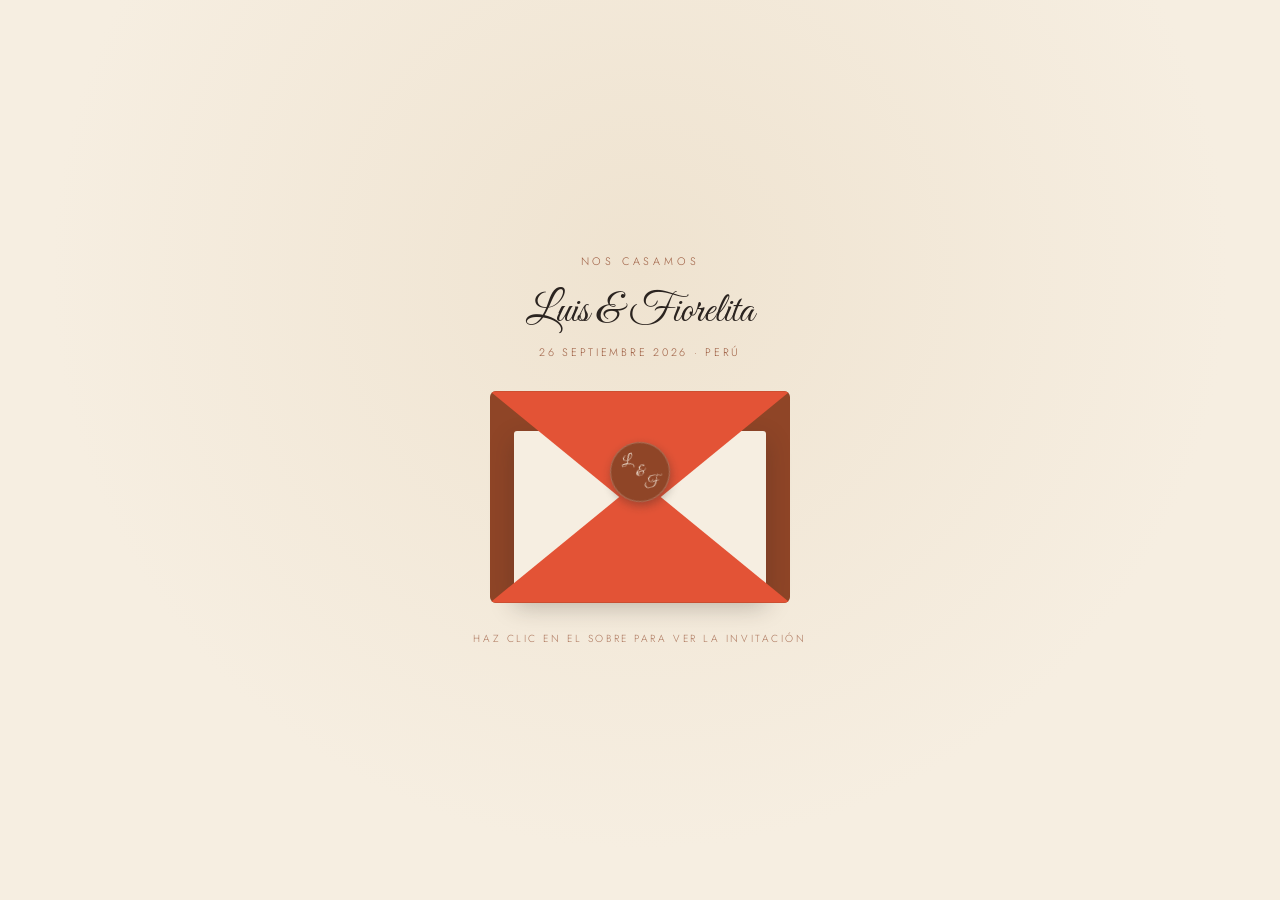
<file: index.html>
<!DOCTYPE html>
<html lang="es">
<head>
<meta charset="UTF-8">
<meta name="viewport" content="width=device-width, initial-scale=1.0">
<title>Luis & Fiorelita — 26.09.2026</title>
<link rel="preconnect" href="https://fonts.googleapis.com">
<link href="https://fonts.googleapis.com/css2?family=Alex+Brush&family=Allura&family=Cormorant+Garamond:ital@1&family=Great+Vibes&family=Italiana&family=Parisienne&family=Pinyon+Script&family=Playfair+Display:ital@1&family=Tangerine:wght@700&family=Jost:wght@400;500&display=swap" rel="stylesheet">
<link rel="stylesheet" href="css/style.css">
</head>
<body>

  <!-- SOBRE DE APERTURA (pantalla inicial) -->
<section class="intro-screen" id="introScreen">
  <span class="intro-eyebrow">Nos casamos</span>
  <span class="intro-names">Luis &amp; Fiorelita</span>
  <span class="intro-datelabel">26 Septiembre 2026 · Perú</span>

  <div class="envelope-scene" id="envelopeScene" onclick="openEnvelope()">
    <div class="envelope">
      <div class="env-back"></div>
      <div class="letter">
        <span class="letter-ornament" aria-hidden="true"><i class="orn-line"></i><b class="orn-symbol">&#10022;</b><i class="orn-line"></i></span>
        <span class="names">Luis &amp; Fiorelita</span>
        <span class="ldate">26 · 09 · 2026</span>
      </div>
      <div class="env-front"></div>
      <div class="env-flap"></div>
      <div class="seal"><span>L</span><span>&amp;</span><span>F</span></div>
    </div>
  </div>

  <div class="intro-guest" id="introGuest">
    <span class="guest-name" id="guestName"></span>
    <span class="guest-seats" id="guestSeats"></span>
  </div>

  <span class="intro-hint">Haz clic en el sobre para ver la invitación</span>
</section>

<script src="js/script.js"></script>
</body>
</html>
</file>
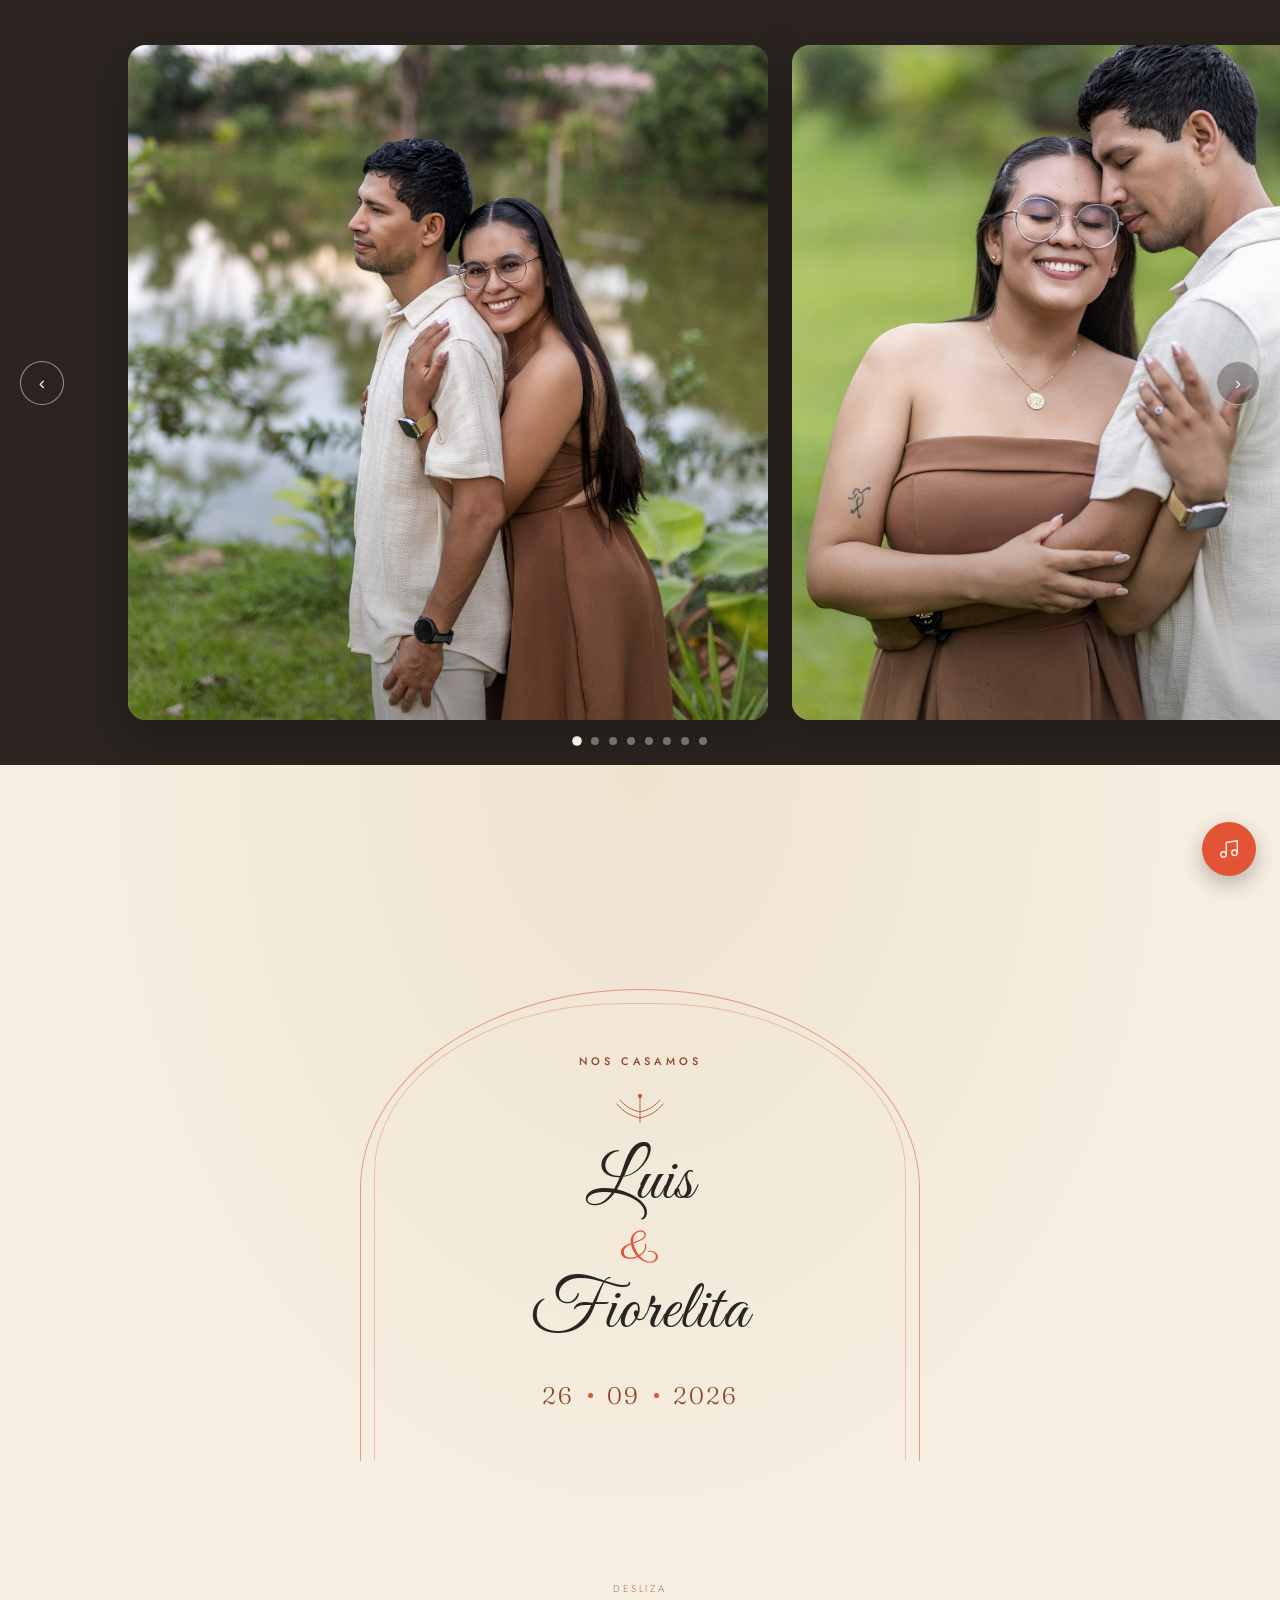
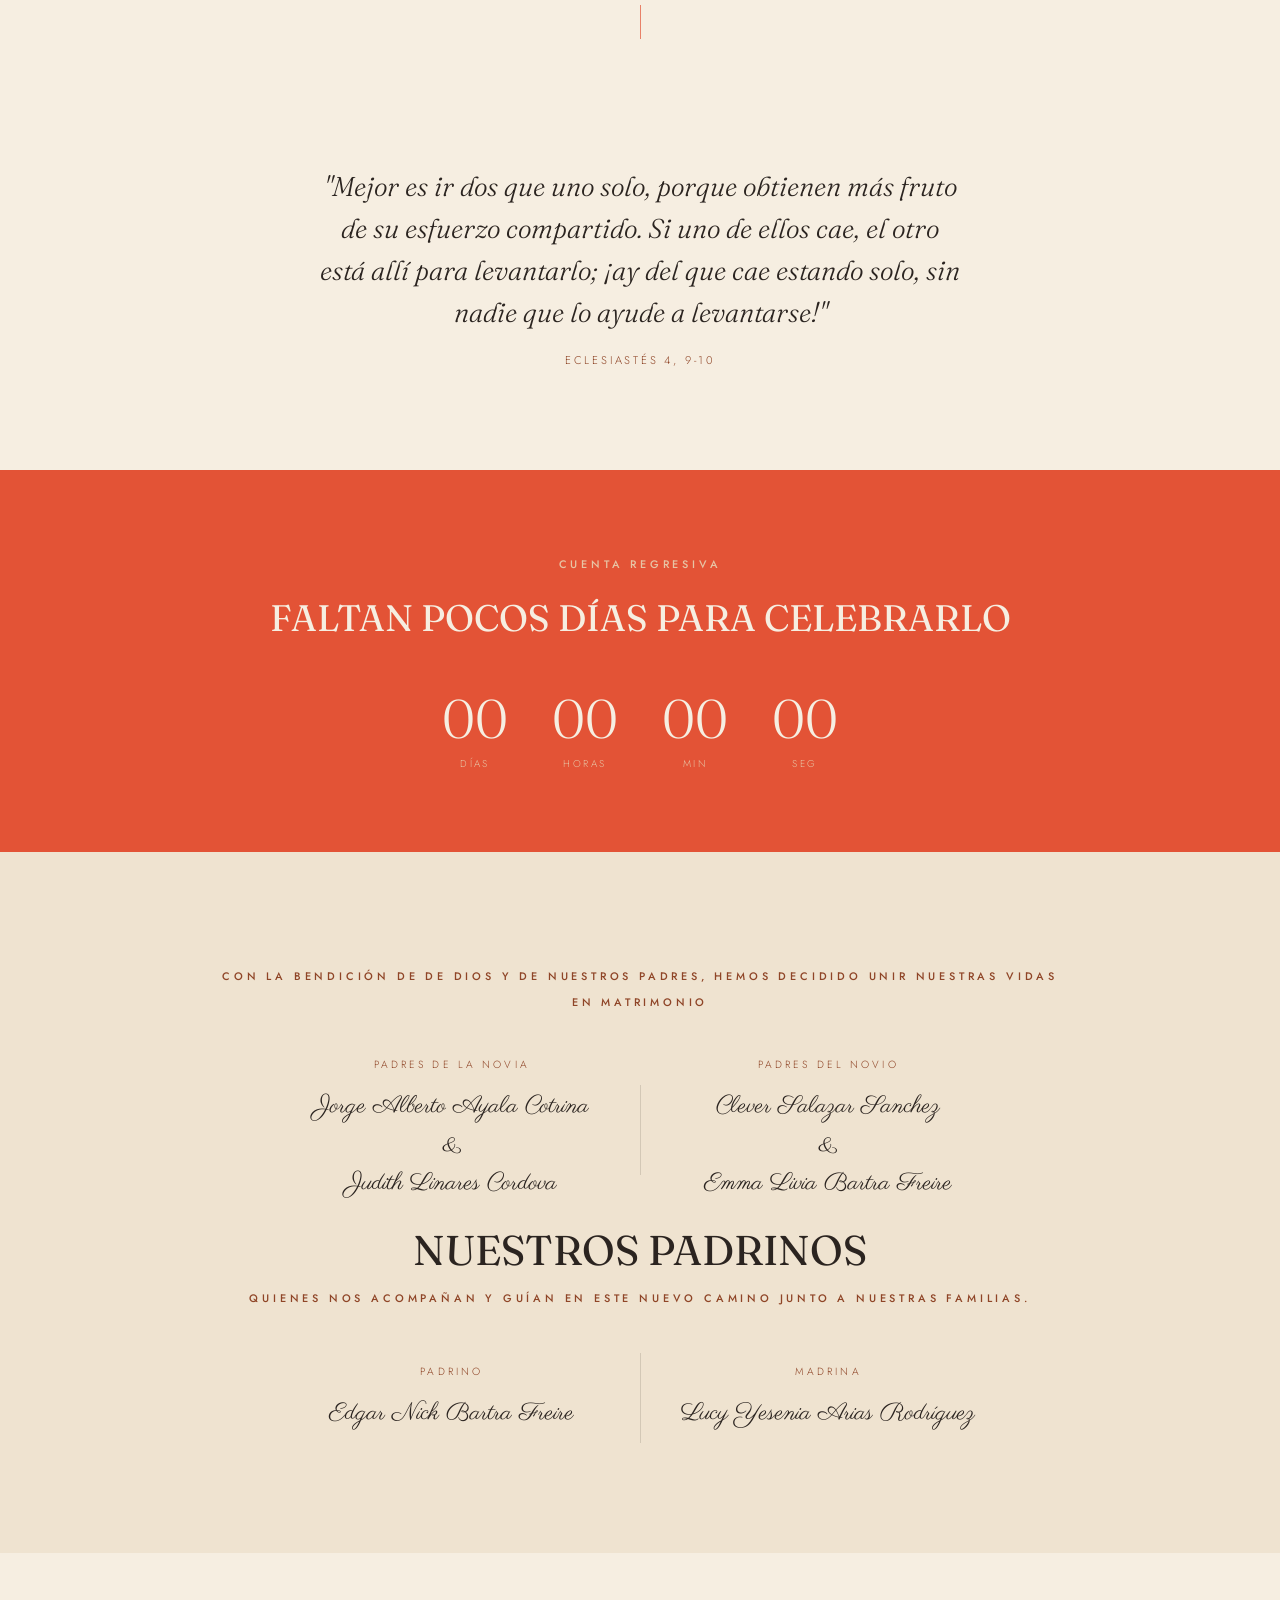
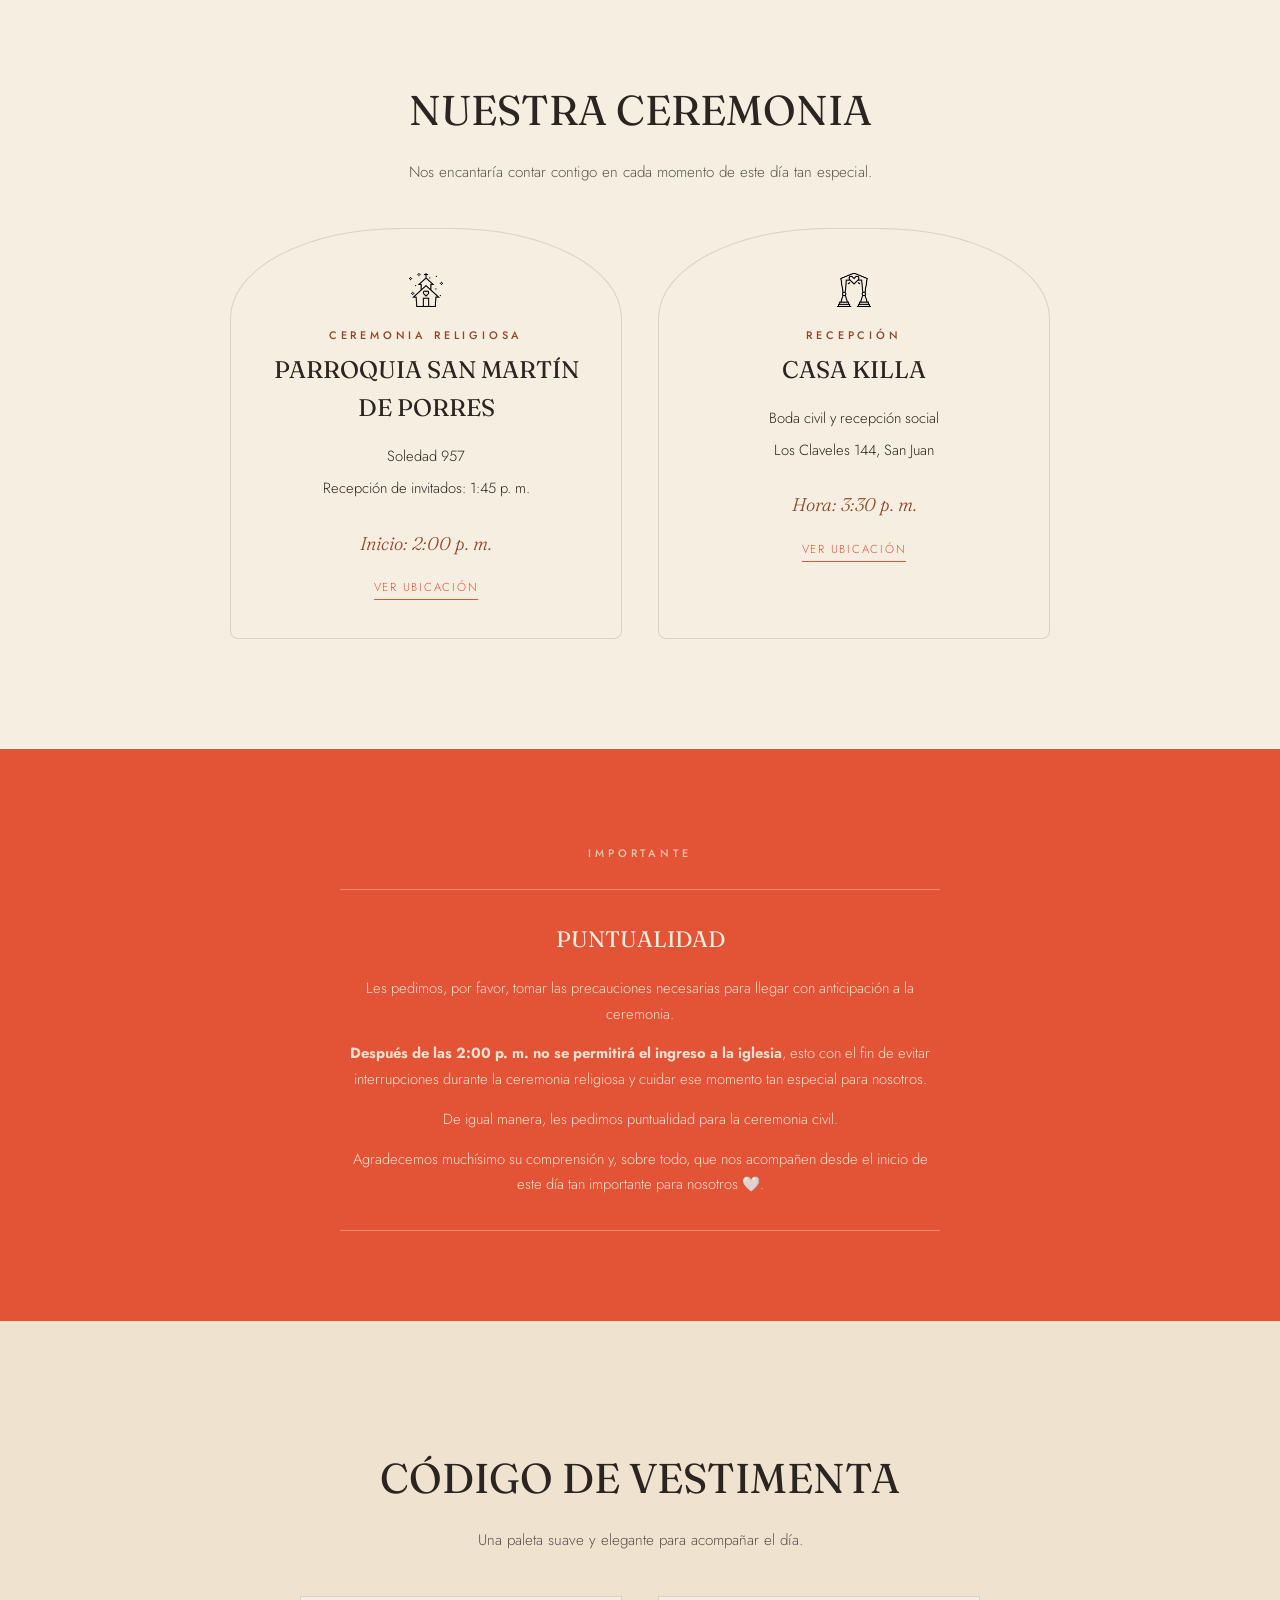
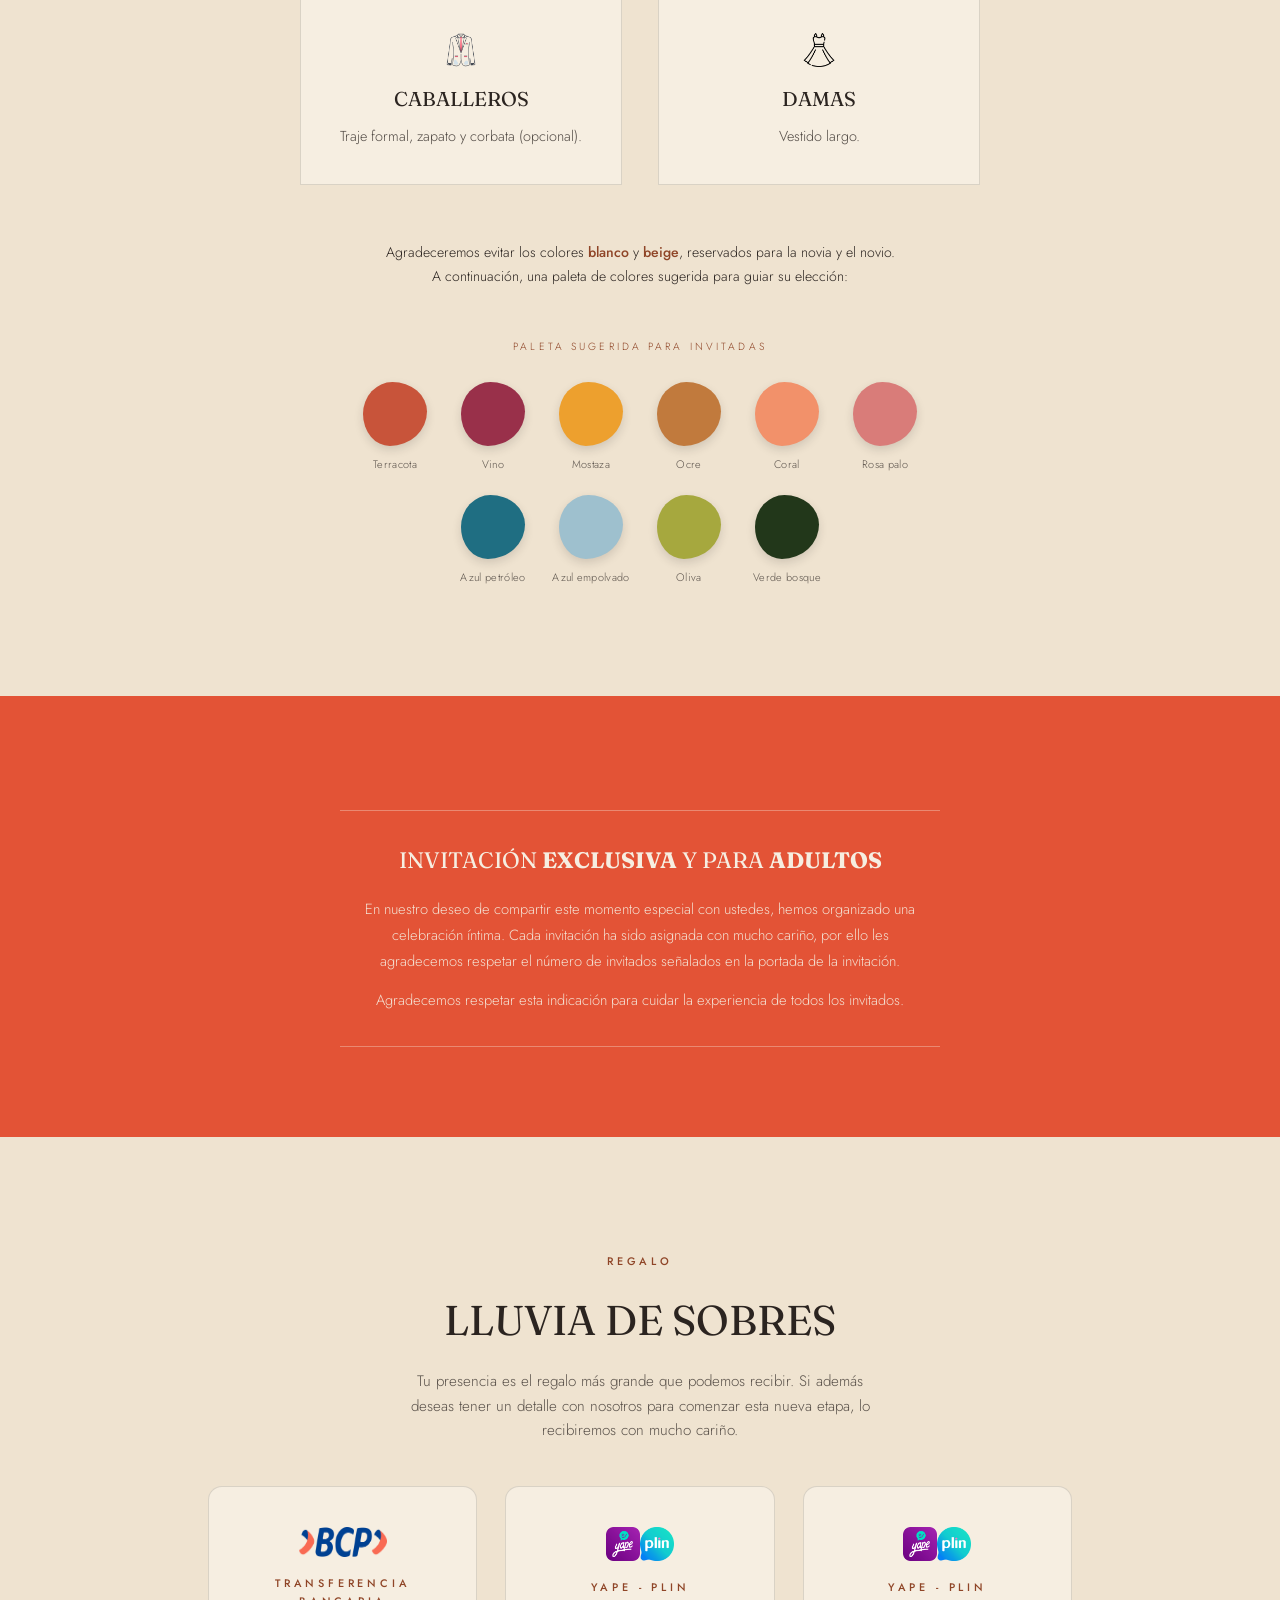
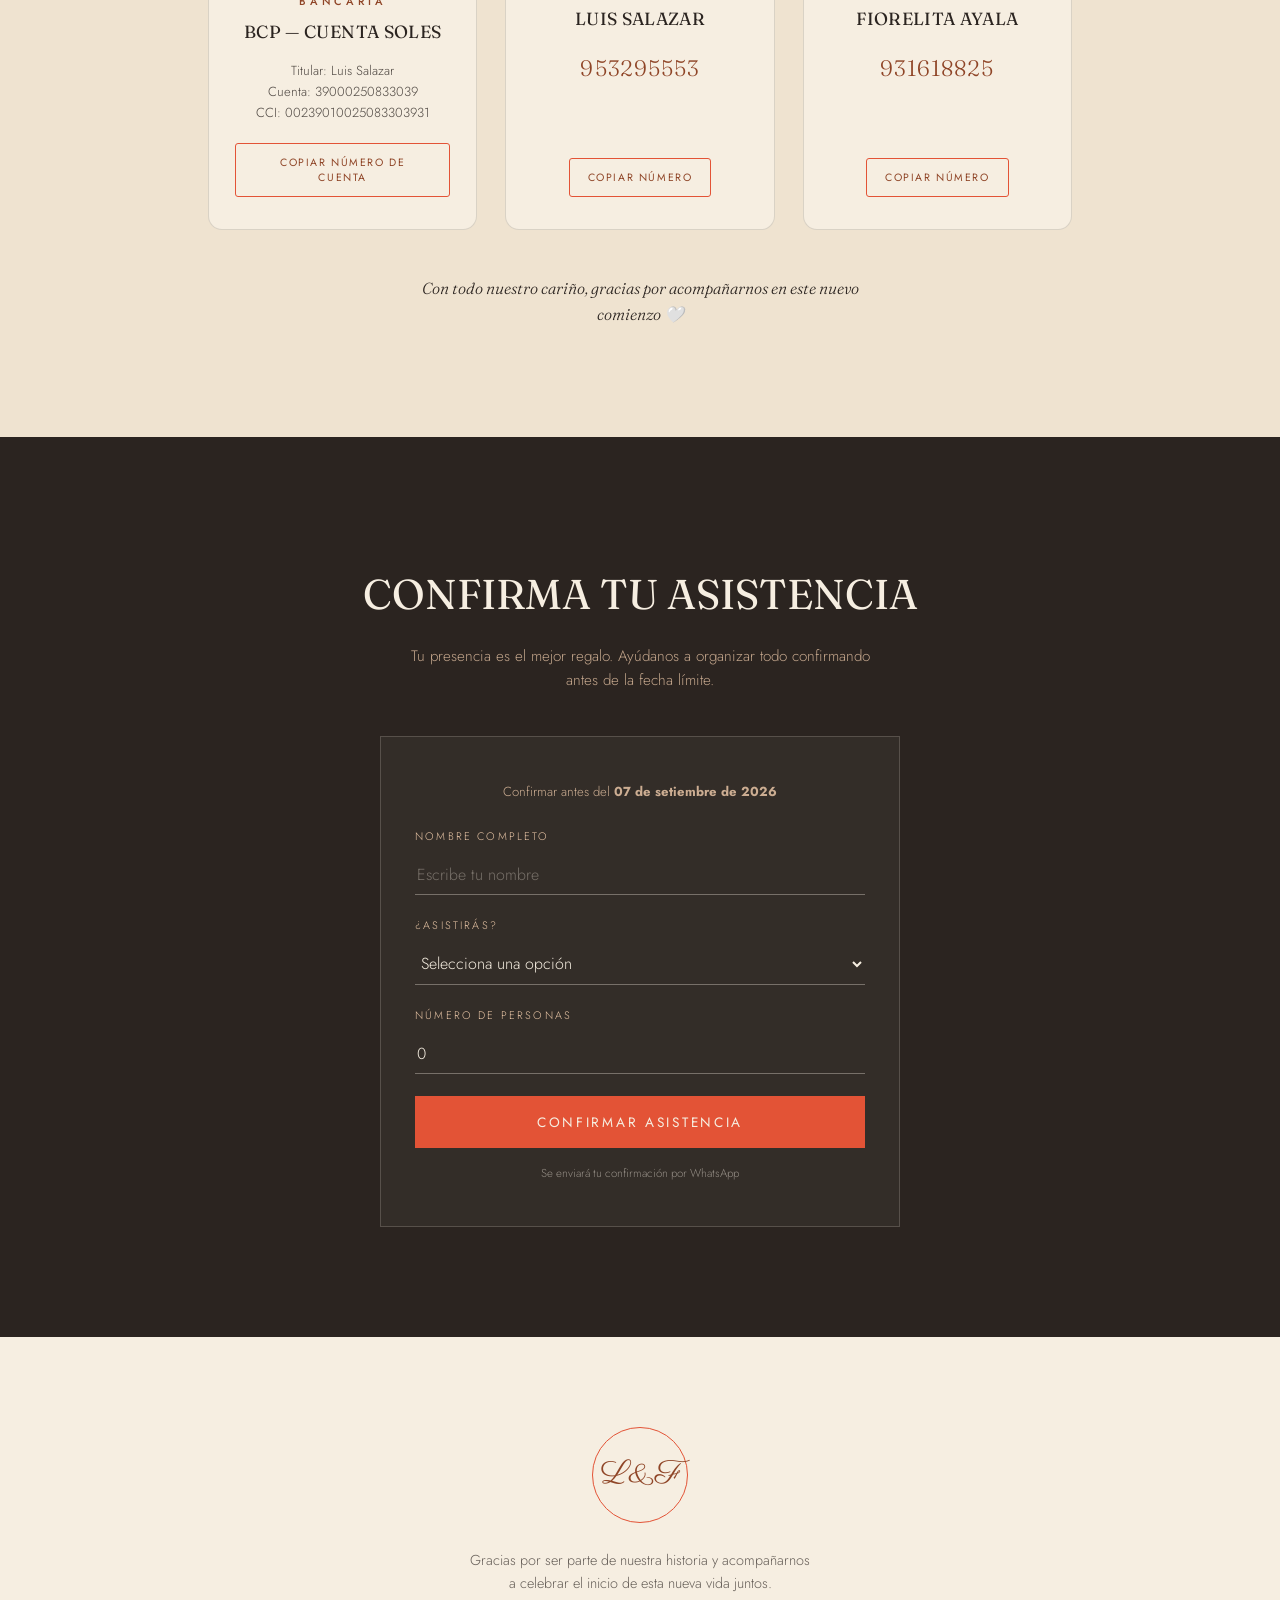
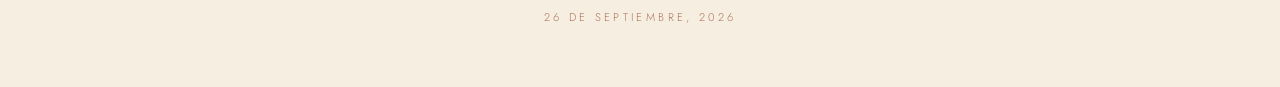
<file: main.html>
<!DOCTYPE html>
<html lang="es">
<head>
<meta charset="UTF-8">
<meta name="viewport" content="width=device-width, initial-scale=1.0">
<title>Luis & Fiorelita — 26.09.2026</title>
<link rel="preconnect" href="https://fonts.googleapis.com">
<link href="https://fonts.googleapis.com/css2?family=Fraunces:ital,opsz,wght@0,9..144,300;0,9..144,400;0,9..144,600;1,9..144,400;1,9..144,500&family=Parisienne&family=Jost:wght@300;400;500;600&display=swap" rel="stylesheet">
<link href="https://fonts.googleapis.com/css2?family=Alex+Brush&family=Allura&family=Cormorant+Garamond:ital@1&family=Great+Vibes&family=Italiana&family=Parisienne&family=Pinyon+Script&family=Playfair+Display:ital@1&family=Tangerine:wght@700&family=Jost:wght@400;500&display=swap" rel="stylesheet">
<link rel="stylesheet" href="css/style.css">
</head>
<body>

<!-- SLIDER DE FOTOS (agrega tus fotos en assets/images/ y reemplaza cada .slide) -->
<section class="slider" id="slider">
  <div class="slider-track" id="sliderTrack">
    <!-- Para poner tu foto, reemplaza el contenido de cada .slide por:<img src="assets/images/foto1.jpg" alt=""> -->
    <div class="slide"><img src="assets/images/Preboda_Fiore&Luis-1.jpg" alt=""></div>
    <div class="slide"><img src="assets/images/Preboda_Fiore&Luis-8.jpg" alt=""></div>
    <div class="slide"><img src="assets/images/Preboda_Fiore&Luis-9.jpg" alt=""></div>
    <div class="slide"><img src="assets/images/Foto10.jpg" alt=""></div>
    <div class="slide"><img src="assets/images/Foto11.jpg" alt=""></div>
    <div class="slide"><img src="assets/images/Preboda_Fiore&Luis-4.jpg" alt=""></div>
    <div class="slide"><img src="assets/images/Preboda_Fiore&Luis-6.jpg" alt=""></div>
    <div class="slide"><img src="assets/images/Preboda_Fiore&Luis-7.jpg" alt=""></div>
  </div>
  <button class="slider-arrow prev" onclick="moveSlide(-1)" aria-label="Foto anterior">&#8249;</button>
  <button class="slider-arrow next" onclick="moveSlide(1)" aria-label="Foto siguiente">&#8250;</button>
  <div class="slider-dots" id="sliderDots"></div>
</section>

<!-- HERO -->
<section class="hero">
  <div class="hero-arch reveal in">
    <span class="eyebrow hero-eyebrow">Nos casamos</span>
    <div class="sprig" style="margin-bottom:20px;">
      <svg width="150" height="34" viewBox="0 0 150 34" fill="none" xmlns="http://www.w3.org/2000/svg">
        <g stroke="#C1623B" stroke-width="1" stroke-linecap="round">
          <path d="M75 30 C 75 18, 75 10, 75 4"/>
          <path d="M75 26 C 66 24, 58 20, 52 12"/>
          <path d="M75 20 C 66 18, 60 14, 55 8"/>
          <path d="M75 26 C 84 24, 92 20, 98 12"/>
          <path d="M75 20 C 84 18, 90 14, 95 8"/>
          <circle cx="75" cy="4" r="2.2" fill="#C1623B" stroke="none"/>
        </g>
      </svg>
    </div>
    <h1 class="hero-names">Luis<span class="hero-amp">&amp;</span>Fiorelita</h1>
    <div class="hero-date">
      <span>26</span><span class="dot"></span><span>09</span><span class="dot"></span><span>2026</span>
    </div>
  </div>
  <div class="scroll-cue"><span>Desliza</span><span class="line"></span></div>
</section>

<!-- QUOTE -->
<section class="quote-section reveal">
  <div class="wrap">
    <p class="quote-text">"Mejor es ir dos que uno solo, porque obtienen más fruto de su esfuerzo compartido. Si uno de ellos cae, el otro está allí para levantarlo; ¡ay del que cae estando solo, sin nadie que lo ayude a levantarse!"</p>
    <p class="quote-source">Eclesiastés 4, 9-10</p>
  </div>
</section>

<!-- COUNTDOWN -->
<section class="countdown-section reveal">
  <span class="eyebrow">Cuenta regresiva</span>
  <h2>Faltan pocos días para celebrarlo</h2>
  <div class="countdown-grid" id="countdown">
    <div class="cd-cell"><span class="cd-num" id="cd-days">00</span><span class="cd-label">Días</span></div>
    <div class="cd-cell"><span class="cd-num" id="cd-hours">00</span><span class="cd-label">Horas</span></div>
    <div class="cd-cell"><span class="cd-num" id="cd-min">00</span><span class="cd-label">Min</span></div>
    <div class="cd-cell"><span class="cd-num" id="cd-sec">00</span><span class="cd-label">Seg</span></div>
  </div>
</section>

<!-- PADRINOS -->
<section class="section padrinos-section">
  <div class="wrap">
    <div class="section-head reveal">
      <span class="eyebrow">Con la bendición de de Dios y de nuestros padres, hemos decidido unir nuestras vidas en matrimonio</span>
    </div>
    <div class="padrinos-grid reveal">
      <div class="padrino">
        <span class="role">Padres de la Novia</span>
        <span class="name">Jorge Alberto Ayala Cotrina<br>&<br>Judith Linares Cordova</span>
      </div>
      <div class="padrinos-div"></div>
      <div class="padrino">
        <span class="role">Padres del Novio</span>
        <span class="name">Clever Salazar Sanchez<br>&<br>Emma Livia Bartra Freire</span>
      </div>
    </div>
    <div class="section-head reveal">
      <h2>Nuestros Padrinos</h2>
      <span class="eyebrow">Quienes nos acompañan y guían en este nuevo camino junto a nuestras familias.</span>
    </div>
    <div class="padrinos-grid reveal">
      <div class="padrino">
        <span class="role">Padrino</span>
        <span class="name">Edgar Nick Bartra Freire</span>
      </div>
      <div class="padrinos-div"></div>
      <div class="padrino">
        <span class="role">Madrina</span>
        <span class="name">Lucy Yesenia Arias Rodríguez</span>
      </div>
    </div>
  </div>
</section>

<!-- CEREMONIAS -->
<section class="section">
  <div class="wrap">
    <div class="section-head reveal">
      <h2>Nuestra Ceremonia</h2>
      <p>Nos encantaría contar contigo en cada momento de este día tan especial.</p>
    </div>
    <div class="cer-grid reveal">
      <div class="cer-card">
        <div class="cer-icon">
          <img src="assets/images/boda-religiosa.png" alt="Boda Religiosa Logo" width="34" height="34">
        </div>
        <span class="eyebrow">Ceremonia religiosa</span>
        <h3>Parroquia San Martín de Porres</h3>
        <p class="cer-row">Soledad 957</p>
        <p class="cer-row">Recepción de invitados: 1:45 p. m.</p>
        <span class="cer-time">Inicio: 2:00 p. m.</span><br>
        <a class="cer-map" href="https://www.google.com/maps/place/Parroquia+San+Mart%C3%ADn+de+Porres+-+Vicariato+Apost%C3%B3lico+de+Iquitos./@-3.7516228,-73.257812,18z/data=!4m6!3m5!1s0x91ea10123efedf8d:0xf76ba1a9c0fcab89!8m2!3d-3.7524382!4d-73.2575402!16s%2Fg%2F11c1qc8bvv?entry=tts&g_ep=EgoyMDI2MDcxNS4wIPu8ASoASAFQAw%3D%3D&skid=e80bf835-62ee-4da5-b775-1ae22fecc742" target="_blank" rel="noopener">Ver ubicación</a>
      </div>
      <div class="cer-card">
        <div class="cer-icon">
          <img src="assets/images/boda-civil.png" alt="Boda Civil Logo" width="34" height="34">
        </div>
        <span class="eyebrow">Recepción</span>
        <h3>Casa Killa</h3>
        <p class="cer-row">Boda civil y recepción social</p>
        <p class="cer-row">Los Claveles 144, San Juan</p>
        <span class="cer-time">Hora: 3:30 p. m.</span><br>
        <a class="cer-map" href="https://www.google.com/maps/place/Casa+Killa,+Hospedaje+y+Eventos/@-3.7754351,-73.2970165,16.5z/data=!4m6!3m5!1s0x91ea0fb5d015f047:0x1dc6eed5731afda8!8m2!3d-3.7746892!4d-73.2960385!16s%2Fg%2F11vs7sllny?entry=tts&g_ep=EgoyMDI2MDcxNS4wIPu8ASoASAFQAw%3D%3D&skid=c1c34a04-eab0-4326-b0ee-9f7e8373cfe0" target="_blank" rel="noopener">Ver ubicación</a>
      </div>
    </div>
  </div>
</section>
<!-- IMPORTANTE -->
<section class="important-section reveal">
  <div class="wrap">
    <span class="eyebrow">Importante</span>
    <div class="important-card">
        <h3>Puntualidad</h3>
      <p>Les pedimos, por favor, tomar las precauciones necesarias para llegar con anticipación a la ceremonia.</p>
      <p><strong>Después de las 2:00 p. m. no se permitirá el ingreso a la iglesia</strong>, esto con el fin de evitar interrupciones durante la ceremonia religiosa y cuidar ese momento tan especial para nosotros.</p>
      <p>De igual manera, les pedimos puntualidad para la ceremonia civil.</p>
      <p>Agradecemos muchísimo su comprensión y, sobre todo, que nos acompañen desde el inicio de este día tan importante para nosotros 🤍.</p>
    </div>
  </div>
</section>
<!-- CÓDIGO DE VESTIMENTA -->
<section class="section dress-section">
  <div class="wrap">
    <div class="section-head reveal">
      <h2>Código de Vestimenta</h2>
      <p>Una paleta suave y elegante para acompañar el día.</p>
    </div>

    <div class="dress-columns reveal">
      <div class="dress-card">
        <div class="dress-icon">
          <img src="assets/images/traje.png" alt="Traje Logo" width="34" height="34">
        </div>
        <h3>Caballeros</h3>
        <p>Traje formal, zapato y corbata (opcional).</p>
      </div>
      <div class="dress-card">
        <div class="dress-icon">
          <img src="assets/images/vestido.png" alt="Vestido Largo Logo" width="34" height="34">
        </div>
        <h3>Damas</h3>
        <p>Vestido largo.</p>
      </div>
    </div>

    <p class="dress-note reveal">Agradeceremos evitar los colores <strong>blanco</strong> y <strong>beige</strong>, reservados para la novia y el novio. A continuación, una paleta de colores sugerida para guiar su elección:</p>

    <div class="palette-wrap reveal">
      <span class="palette-label">Paleta sugerida para invitadas</span>
      <div class="palette-grid">
        <div class="swatch"><div class="swatch-blob" style="background:#C8543A;"></div><span class="swatch-name">Terracota</span></div>
        <div class="swatch"><div class="swatch-blob" style="background:#99304A;"></div><span class="swatch-name">Vino</span></div>
        <div class="swatch"><div class="swatch-blob" style="background:#EDA02E;"></div><span class="swatch-name">Mostaza</span></div>
        <div class="swatch"><div class="swatch-blob" style="background:#C17A3D;"></div><span class="swatch-name">Ocre</span></div>
        <div class="swatch"><div class="swatch-blob" style="background:#F2916A;"></div><span class="swatch-name">Coral</span></div>
        <div class="swatch"><div class="swatch-blob" style="background:#D97C79;"></div><span class="swatch-name">Rosa palo</span></div>
        <div class="swatch"><div class="swatch-blob" style="background:#1F6E82;"></div><span class="swatch-name">Azul petróleo</span></div>
        <div class="swatch"><div class="swatch-blob" style="background:#9EC0CE;"></div><span class="swatch-name">Azul empolvado</span></div>
        <div class="swatch"><div class="swatch-blob" style="background:#A6A83E;"></div><span class="swatch-name">Oliva</span></div>
        <div class="swatch"><div class="swatch-blob" style="background:#22371A;"></div><span class="swatch-name">Verde bosque</span></div>
      </div>
    </div>
  </div>
</section>

<!-- IMPORTANTE -->
<section class="important-section reveal">
  <div class="wrap">
    <div class="important-card">
      <h3>Invitación <strong>exclusiva</strong> y para <strong>adultos</strong></h3>
      <p>En nuestro deseo de compartir este momento especial con ustedes, hemos organizado una celebración íntima. Cada invitación ha sido asignada con mucho cariño, por ello les agradecemos respetar el número de invitados señalados en la portada de la invitación.</p>
      <p>Agradecemos respetar esta indicación para cuidar la experiencia de todos los invitados.</p>
      </div>
  </div>
</section>

<!-- REGALO -->
<section class="section gift-section">
  <div class="wrap">
    <div class="section-head reveal">
      <span class="eyebrow">Regalo</span>
      <h2>Lluvia de Sobres</h2>
      <p>Tu presencia es el regalo más grande que podemos recibir. Si además deseas tener un detalle con nosotros para comenzar esta nueva etapa, lo recibiremos con mucho cariño.</p>
    </div>

    <div class="gift-grid reveal">
      <div class="gift-card">
        <div class="gift-icon">
          <img src="assets/images/bcp-logo.png" alt="BCP Logo" width="88" height="30">
        </div>
        <span class="eyebrow">Transferencia bancaria</span>
        <h3>BCP — Cuenta soles</h3>
        <p class="gift-row">Titular: Luis Salazar</p>
        <p class="gift-row">Cuenta: 39000250833039</p>
        <p class="gift-row">CCI: 00239010025083303931</p>
        <button class="gift-copy" data-copy="39000250833039" onclick="copiarDato(this)">Copiar número de cuenta</button>
      </div>

      <div class="gift-card">
        <div class="gift-icon">
          <img src="assets/images/yape-logo.png" alt="Yape Logo" width="34" height="34">
          <img src="assets/images/plin-logo.png" alt="Plin Logo" width="34" height="34">
        </div>
        <span class="eyebrow">Yape - Plin</span>
        <h3>Luis Salazar</h3>
        <p class="gift-number">953295553</p>
        <button class="gift-copy" data-copy="953295553" onclick="copiarDato(this)">Copiar número</button>
      </div>
      <!--REGALOS A FIORELITA-->
      <div class="gift-card">
        <div class="gift-icon">
          <img src="assets/images/yape-logo.png" alt="Yape Logo" width="34" height="34">
          <img src="assets/images/plin-logo.png" alt="Plin Logo" width="34" height="34">
        </div>
        <span class="eyebrow">Yape - Plin</span>
        <h3>Fiorelita Ayala</h3>
        <p class="gift-number">931618825</p>
        <button class="gift-copy" data-copy="931618825" onclick="copiarDato(this)">Copiar número</button>
      </div>
    </div>

    <p class="gift-note reveal">Con todo nuestro cariño, gracias por acompañarnos en este nuevo comienzo 🤍</p>
  </div>
</section>

<!-- RSVP -->
<section class="section rsvp-section">
  <div class="wrap">
    <div class="section-head reveal">
      <h2>Confirma tu Asistencia</h2>
      <p>Tu presencia es el mejor regalo. Ayúdanos a organizar todo confirmando antes de la fecha límite.</p>
    </div>
    <form class="rsvp-card reveal" onsubmit="return enviarConfirmacion(event)">
      <p class="rsvp-deadline">Confirmar antes del <strong>07 de setiembre de 2026</strong></p>
      <div class="field">
        <label for="nombre">Nombre completo</label>
        <input type="text" id="nombre" placeholder="Escribe tu nombre" required>
      </div>
      <div class="field">
        <label for="asistencia">¿Asistirás?</label>
        <select id="asistencia" required>
          <option value="" disabled selected>Selecciona una opción</option>
          <option value="Sí, asistiré">Sí, asistiré</option>
          <option value="No podré asistir">No podré asistir</option>
        </select>
      </div>
      <div class="field">
        <label for="acompanantes">Número de personas</label>
        <input type="number" id="acompanantes" onchange="validar_cupos(this.id)" min="0" placeholder="0" value="0">
      </div>
      <button type="submit" class="btn-confirm">Confirmar asistencia</button>
      <p class="rsvp-note">Se enviará tu confirmación por WhatsApp</p>
    </form>
  </div>
</section>

<!-- FOOTER -->
<footer class="reveal">
  <div class="monogram">L&amp;F</div>
  <p>Gracias por ser parte de nuestra historia y acompañarnos a celebrar el inicio de esta nueva vida juntos.</p>
  <p class="date-small">26 de Septiembre, 2026</p>
</footer>

<!-- MÚSICA DE FONDO (agrega tu archivo dentro de assets/audio/ y actualiza el <source>) -->
<audio id="bgMusic" loop>
  <source src="assets/audio/Jamas-Camilo Sesto.mp3" type="audio/mpeg">
</audio>
<button class="music-toggle" id="musicToggle" onclick="toggleMusic()" aria-label="Reproducir música">
  <svg class="icon-play" viewBox="0 0 24 24" fill="none" xmlns="http://www.w3.org/2000/svg">
    <path d="M9 18V5l12-2v13" stroke="#F6EEE1" stroke-width="1.6" stroke-linecap="round" stroke-linejoin="round"/>
    <circle cx="6" cy="18" r="3" stroke="#F6EEE1" stroke-width="1.6"/>
    <circle cx="18" cy="16" r="3" stroke="#F6EEE1" stroke-width="1.6"/>
  </svg>
  <svg class="icon-pause" viewBox="0 0 24 24" fill="none" xmlns="http://www.w3.org/2000/svg">
    <rect x="6" y="5" width="4" height="14" rx="1" fill="#F6EEE1"/>
    <rect x="14" y="5" width="4" height="14" rx="1" fill="#F6EEE1"/>
  </svg>
</button>

<script src="js/main.js"></script>
</body>
</html>
</file>
<file: css/style.css>
:root{
  --cream:#F6EEE1;
  --cream-2:#EFE3D0;
  --terracota:#E35336;
  --terracota-dark:#8F4527;
  --terracota-light:#ED8C74;
  --olive:#6E7350;
  --ink:#2B2420;
  --blush:#E7C4A5;
  --line:rgba(43,36,32,0.14);
  --maxw:920px;
}
*{box-sizing:border-box; margin:0; padding:0;}
html{scroll-behavior:smooth;}
body{
  background:var(--cream);
  color:var(--ink);
  font-family:'Jost', sans-serif;
  font-weight:300;
  line-height:1.6;
  overflow-x:hidden;
}
.wrap{max-width:var(--maxw); margin:0 auto; padding:0 28px;}
.eyebrow{
  font-family:'Jost', sans-serif;
  text-transform:uppercase;
  letter-spacing:0.35em;
  font-size:0.68rem;
  color:var(--terracota-dark);
  font-weight:500;
}
h1,h2,h3{font-family:'Fraunces', serif; font-weight:400; color:var(--ink);}
h2,h3{text-transform: uppercase;}
.script{font-family:'Parisienne', cursive; font-weight:400;}

/* reveal on scroll */
.reveal{opacity:0; transform:translateY(24px); transition:opacity 0.9s ease, transform 0.9s ease;}
.reveal.in{opacity:1; transform:translateY(0);}

/* ---------- divider sprig ---------- */
.sprig{display:flex; justify-content:center; margin:0 auto;}
.sprig svg{display:block;}

/* ---------- SOBRE DE APERTURA (pantalla inicial) ---------- */
.intro-screen{
  height:100svh;
  display:flex;
  flex-direction:column;
  align-items:center;
  justify-content:center;
  position:relative;
  background:radial-gradient(ellipse at 50% 30%, var(--cream-2) 0%, var(--cream) 65%);
  transition:opacity 1s ease, visibility 1s ease;
  overflow:hidden;
  padding:24px;
  text-align:center;
}
.intro-screen.hidden{
  opacity:0;
  visibility:hidden;
  pointer-events:none;
}
.intro-eyebrow{
  font-size:0.68rem;
  letter-spacing:0.35em;
  text-transform:uppercase;
  color:var(--terracota-dark);
  margin-bottom:22px;
  opacity:0.85;
}
.intro-names{
  font-family:'Great Vibes', cursive;
  font-size:clamp(2rem, 6vw, 2.6rem);
  color:var(--ink);
  line-height:1;
}
.intro-datelabel{
  margin-top:10px;
  font-size:0.68rem;
  letter-spacing:0.25em;
  text-transform:uppercase;
  color:var(--terracota-dark);
  opacity:0.85;
}
.intro-hint{
  margin-top:28px;
  font-size:0.64rem;
  letter-spacing:0.25em;
  text-transform:uppercase;
  color:var(--terracota-dark);
  opacity:0.7;
  animation:hintPulse 2.2s ease-in-out infinite;
}
.intro-guest{
  margin-top:26px;
  text-align:center;
  display:none;
}
.intro-guest.show{display:block;}
.intro-guest .guest-name{
  display:block;
  font-family:'Parisienne', cursive;
  font-size:1.7rem;
  color:var(--terracota-dark);
}
.intro-guest .guest-seats{
  display:block;
  margin-top:6px;
  font-size:0.66rem;
  letter-spacing:0.15em;
  text-transform:uppercase;
  opacity:0.75;
}
@keyframes hintPulse{0%,100%{opacity:0.35;} 50%{opacity:0.85;}}

.envelope-scene{
  width:min(300px, 72vw);
  aspect-ratio:1.42;
  perspective:1600px;
  position:relative;
  cursor:pointer;
  margin-top:30px;
}
.envelope{
  position:relative;
  width:100%;
  height:100%;
}
.env-back{
  position:absolute; inset:0;
  background:var(--terracota-dark);
  border-radius:6px;
}
.env-front{
  position:absolute; inset:0;
  background:var(--terracota);
  border-radius:6px;
  clip-path:polygon(0% 100%, 50% 42%, 100% 100%);
  z-index:3;
}
.env-front::after{
  content:"";
  position:absolute; inset:0;
  background:linear-gradient(180deg, rgba(0,0,0,0.12), transparent 40%);
  clip-path:polygon(0% 100%, 50% 42%, 100% 100%);
}
.letter{
  position:absolute;
  left:8%; right:8%;
  top:14%;
  height:78%;
  background:var(--cream);
  border-radius:3px;
  box-shadow:0 10px 24px rgba(43,36,32,0.28);
  display:flex;
  flex-direction:column;
  align-items:center;
  justify-content:center;
  text-align:center;
  padding:18px;
  z-index:2;
  transform:translateY(6%);
  transition:transform 1s cubic-bezier(.65,0,.35,1), z-index 0s 0.5s;
}
.letter .letter-ornament{
  display:flex;
  align-items:center;
  gap:10px;
  width:65%;
}
.letter .orn-line{
  flex:1;
  height:1px;
  background:var(--terracota);
  opacity:0.5;
}
.letter .orn-symbol{
  font-size:1rem;
  font-style:normal;
  color:var(--terracota);
  line-height:1;
}
.letter .names{
  font-family:'Fraunces', serif;
  font-size:1.05rem;
  letter-spacing:0.04em;
  margin-top:14px;
  color:var(--ink);
}
.letter .ldate{
  margin-top:10px;
  font-size:0.62rem;
  letter-spacing:0.25em;
  text-transform:uppercase;
  color:var(--terracota-dark);
}
.letter > *{
  opacity:0;
  transform:translateY(8px);
  transition:opacity 0.6s ease, transform 0.6s ease;
}
.envelope-scene.open .letter > *{
  opacity:1;
  transform:translateY(0);
}
.envelope-scene.open .letter .letter-ornament{ transition-delay:0.55s; }
.envelope-scene.open .letter .names{ transition-delay:0.7s; }
.envelope-scene.open .letter .ldate{ transition-delay:0.85s; }
.env-flap{
  position:absolute;
  top:0; left:0; right:0;
  height:58%;
  background:linear-gradient(160deg, var(--terracota), var(--terracota));
  clip-path:polygon(0% 0%, 100% 0%, 50% 100%);
  transform-origin:top center;
  transform:rotateX(0deg);
  transition:transform 0.9s cubic-bezier(.65,0,.35,1);
  z-index:4;
  border-radius:6px 6px 0 0;
}
.seal{
  position:absolute;
  top:38%;
  left:50%;
  width:60px; height:60px;
  transform:translate(-50%,-50%) rotate(-15deg);
  background:var(--terracota-dark);
  border-radius:50%;
  display:flex; flex-direction:column; align-items:center; justify-content:center;
  font-family:'Great Vibes', cursive;
  font-size:0.85rem;
  color:var(--cream);
  box-shadow:0 4px 10px rgba(43,36,32,0.35), inset 0 0 0 1px rgba(246,238,225,0.25);
  z-index:5;
  transition:transform 0.5s ease, opacity 0.5s ease;
}
.seal span{
  display:block;
  line-height:1;
}
.seal span:nth-child(1){ align-self:flex-start; margin-left:14px; }
.seal span:nth-child(2){ align-self:center; }
.seal span:nth-child(3){ align-self:flex-end; margin-right:14px; }
.envelope-scene.open .env-flap{
  transform:rotateX(-180deg);
}
.envelope-scene.open .seal{
  opacity:0;
  transform:translate(-50%,-50%) scale(0.5);
}
.envelope-scene.open .letter{
  transform:translateY(-58%);
  z-index:6;
  transition:transform 1s 0.35s cubic-bezier(.65,0,.35,1);
}

/* ---------- SLIDER / CARRUSEL DE FOTOS ---------- */

.slider {
    position: relative;
    width: 100%;
    height: 85vh;
    overflow: hidden;
    background: var(--ink);
    display: flex;
    align-items: center;
}
.slider-track {
    display: flex;
    align-items: center;
    height: 100%;
    gap: 24px;
    transition: transform 1s cubic-bezier(.65, 0, .35, 1);
    padding-left: 10vw;
}
/* Cada fotografía ya NO ocupa toda la pantalla */
.slide {
    flex: 0 0 50vw;
    height: 75vh;
    position: relative;
    border-radius: 18px;
    overflow: hidden;
    box-shadow:
        0 20px 50px rgba(0, 0, 0, 0.25);
    background:
        linear-gradient(
            160deg,
            var(--terracota-dark),
            var(--terracota) 55%,
            var(--blush)
        );
}
.slide::after {
    content: "";
    position: absolute;
    inset: 0;
    background:
        linear-gradient(
            to top,
            rgba(0,0,0,0.25),
            transparent 45%
        );
    pointer-events: none;
}
.slide img {
    width: 100%;
    height: 100%;
    object-fit: cover;
    display: block;
}
/* Flechas */
.slider-arrow {
    position: absolute;
    top: 50%;
    transform: translateY(-50%);
    background: rgba(43,36,32,0.35);
    border: 1px solid rgba(246,238,225,0.55);
    color: var(--cream);
    width: 44px;
    height: 44px;
    border-radius: 50%;
    display: flex;
    align-items: center;
    justify-content: center;
    cursor: pointer;
    z-index: 10;
    font-size: 1.2rem;
    transition:
        background .3s,
        border-color .3s;
}
.slider-arrow:hover {
    background: rgba(246,238,225,0.2);
    border-color: var(--cream);
}
.slider-arrow.prev {
    left: 20px;
}
.slider-arrow.next {
    right: 20px;
}

/* Puntos */
.slider-dots {
    position: absolute;
    bottom: 20px;
    left: 50%;
    transform: translateX(-50%);
    display: flex;
    gap: 10px;
    z-index: 10;
}
.slider-dot {
    width: 8px;
    height: 8px;
    border-radius: 50%;
    background: rgba(246,238,225,0.4);
    cursor: pointer;
    border: none;
    padding: 0;
}
.slider-dot.active {
    background: var(--cream);
    transform: scale(1.2);
}

/* ---------- CELULAR ---------- */

@media (max-width: 768px) {
    .slider {
        height: 70vh;
    }
    .slider-track {
        gap: 14px;
        padding-left: 7vw;
    }
    .slide {
        flex: 0 0 82vw;
        height: 60vh;
        border-radius: 14px;
    }
    .slider-arrow {
        width: 36px;
        height: 36px;
    }
}

/* ---------- BOTÓN FLOTANTE DE MÚSICA ---------- */
.music-toggle{
  position:fixed; bottom:24px; right:24px;
  width:54px; height:54px;
  border-radius:50%;
  background:var(--terracota);
  border:none;
  display:flex; align-items:center; justify-content:center;
  cursor:pointer; z-index:100;
  box-shadow:0 8px 20px rgba(43,36,32,0.3);
  transition:transform .3s, background .3s;
}
.music-toggle:hover{transform:scale(1.07); background:var(--terracota-dark);}
.music-toggle svg{width:22px; height:22px;}
.music-toggle .icon-pause{display:none;}
.music-toggle.playing .icon-play{display:none;}
.music-toggle.playing .icon-pause{display:block;}
.music-toggle.playing{animation:musicPulse 2.4s ease-in-out infinite;}
@keyframes musicPulse{
  0%,100%{box-shadow:0 8px 20px rgba(43,36,32,0.3);}
  50%{box-shadow:0 8px 26px rgba(193,98,59,0.55);}
}

/* ---------- HERO ---------- */
.hero{
  min-height:100svh;
  display:flex;
  flex-direction:column;
  align-items:center;
  justify-content:center;
  text-align:center;
  position:relative;
  padding:80px 24px 60px;
  background:
    radial-gradient(ellipse at 50% 0%, var(--cream-2) 0%, var(--cream) 62%);
}
.hero-arch{
  position:relative;
  width:min(560px, 84vw);
  padding:64px 30px 46px;
  display:flex;
  flex-direction:column;
  align-items:center;
}
.hero-arch::before{
  content:"";
  position:absolute;
  inset:0;
  border:1.5px solid var(--terracota);
  border-bottom:none;
  border-radius:280px 280px 0 0 / 200px 200px 0 0;
  opacity:0.55;
}
.hero-arch::after{
  content:"";
  position:absolute;
  inset:14px 14px 0 14px;
  bottom:0;
  border:1px solid var(--terracota);
  border-bottom:none;
  border-radius:250px 250px 0 0 / 170px 170px 0 0;
  opacity:0.3;
}
.hero-eyebrow{margin-bottom:22px;}
.hero-names{
  font-family:'Great Vibes', cursive;
  font-size:clamp(2.6rem, 7vw, 4.4rem);
  line-height:1.05;
  letter-spacing:0.01em;
}
.hero-amp{
  font-family:'Parisienne', cursive;
  color:var(--terracota);
  font-size:clamp(2rem, 5vw, 3rem);
  display:block;
  margin:2px 0;
}
.hero-sub{
  margin-top:22px;
  font-size:0.95rem;
  letter-spacing:0.06em;
  color:var(--ink);
  opacity:0.75;
}
.hero-date{
  margin-top:28px;
  display:flex;
  align-items:center;
  gap:14px;
  font-family:'Fraunces', serif;
  font-size:1.5rem;
  letter-spacing:0.08em;
  color:var(--terracota-dark);
}
.hero-date .dot{width:5px; height:5px; border-radius:50%; background:var(--terracota);}
.scroll-cue{
  position:absolute;
  bottom:26px;
  display:flex;
  flex-direction:column;
  align-items:center;
  gap:8px;
  font-size:0.62rem;
  letter-spacing:0.3em;
  text-transform:uppercase;
  color:var(--terracota-dark);
  opacity:0.7;
}
.scroll-cue .line{width:1px; height:34px; background:var(--terracota); animation:pulse 2.2s ease-in-out infinite;}
@keyframes pulse{0%,100%{opacity:0.25;} 50%{opacity:1;}}

/* ---------- QUOTE ---------- */
.quote-section{
  padding:100px 24px;
  text-align:center;
}
.quote-text{
  max-width:640px;
  margin:0 auto;
  font-family:'Fraunces', serif;
  font-style:italic;
  font-size:clamp(1.25rem, 3vw, 1.7rem);
  line-height:1.55;
  color:var(--ink);
}
.quote-source{
  margin-top:18px;
  font-size:0.7rem;
  letter-spacing:0.25em;
  text-transform:uppercase;
  color:var(--terracota-dark);
}

/* ---------- COUNTDOWN ---------- */
.countdown-section{
  background:var(--terracota);
  padding:80px 24px;
  text-align:center;
  color:var(--cream);
}
.countdown-section .eyebrow{color:var(--blush);}
.countdown-section h2{color:var(--cream); font-size:clamp(1.6rem,4vw,2.3rem); margin:14px 0 44px;}
.countdown-grid{
  display:flex;
  justify-content:center;
  gap:clamp(14px, 4vw, 40px);
  flex-wrap:wrap;
}
.cd-cell{display:flex; flex-direction:column; align-items:center; min-width:70px;}
.cd-num{
  font-family:'Fraunces', serif;
  font-size:clamp(2.2rem, 6vw, 3.4rem);
  line-height:1;
  color:var(--cream);
}
.cd-label{
  margin-top:10px;
  font-size:0.62rem;
  letter-spacing:0.25em;
  text-transform:uppercase;
  color:var(--blush);
}

/* ---------- SECTION HEADERS ---------- */
.section{padding:110px 24px;}
.section-head{text-align:center; margin-bottom:44px;}
.section-head h2{font-size:clamp(1.9rem, 4.5vw, 2.6rem); margin-top:14px;}
.section-head p{max-width:480px; margin:16px auto 0; opacity:0.75; font-size:0.95rem;}

/* ---------- PADRINOS ---------- */
.padrinos-section{background:var(--cream-2);}
.padrinos-grid{
  display:grid;
  grid-template-columns:1fr auto 1fr;
  align-items:center;
  gap:36px;
  max-width:680px;
  margin:0 auto;
}
.padrino{text-align:center;}
.padrino .role{
  font-size:0.65rem;
  letter-spacing:0.3em;
  text-transform:uppercase;
  color:var(--terracota-dark);
  margin-bottom:14px;
  display:block;
}
.padrino .name{
  font-family:'Parisienne', cursive;
  font-size:1.5rem;
  color:var(--ink);
}
.padrinos-div{width:1px; height:90px; background:var(--line);}
@media (max-width:560px){
  .padrinos-grid{grid-template-columns:1fr; gap:34px;}
  .padrinos-div{width:90px; height:1px; margin:0 auto;}
}

/* ---------- CEREMONIAS ---------- */
.cer-grid{
  display:grid;
  grid-template-columns:1fr 1fr;
  gap:36px;
  max-width:820px;
  margin:0 auto;
}
@media (max-width:680px){ .cer-grid{grid-template-columns:1fr;} }
.cer-card{
  background:var(--cream);
  border:1px solid var(--line);
  padding:44px 30px 38px;
  text-align:center;
  position:relative;
  border-radius:170px 170px 8px 8px / 90px 90px 8px 8px;
}
.cer-icon{margin-bottom:20px; display:flex; justify-content:center;}
.cer-card .eyebrow{display:block; margin-bottom:6px;}
.cer-card h3{font-size:1.5rem; margin-bottom:18px;}
.cer-row{margin-bottom:8px; font-size:0.92rem;}
.cer-row strong{font-weight:500; color:var(--ink);}
.cer-time{
  margin-top:20px;
  display:inline-block;
  font-family:'Fraunces', serif;
  font-style:italic;
  font-size:1.15rem;
  color:var(--terracota-dark);
}
.cer-map{
  display:inline-block;
  margin-top:20px;
  font-size:0.72rem;
  letter-spacing:0.15em;
  text-transform:uppercase;
  color:var(--terracota);
  text-decoration:none;
  border-bottom:1px solid var(--terracota);
  padding-bottom:3px;
}

/* ---------- CÓDIGO DE VESTIMENTA ---------- */
.dress-section{background:var(--cream-2);}
.dress-columns{
  display:grid;
  grid-template-columns:1fr 1fr;
  gap:36px;
  max-width:680px;
  margin:0 auto 56px;
}
@media (max-width:560px){ .dress-columns{grid-template-columns:1fr; gap:30px;} }
.dress-card{
  background:var(--cream);
  border:1px solid var(--line);
  padding:36px 28px;
  text-align:center;
}
.dress-card .dress-icon{margin-bottom:16px; display:flex; justify-content:center;}
.dress-card h3{font-size:1.25rem; margin-bottom:10px;}
.dress-card p{font-size:0.9rem; opacity:0.8;}
.dress-note{
  max-width:520px;
  margin:0 auto 50px;
  text-align:center;
  font-size:0.88rem;
  line-height:1.7;
  opacity:0.8;
}
.dress-note strong{color:var(--terracota-dark); font-weight:500;}
.palette-wrap{
  max-width:640px;
  margin:0 auto;
  text-align:center;
}
.palette-label{
  font-size:0.65rem;
  letter-spacing:0.3em;
  text-transform:uppercase;
  color:var(--terracota-dark);
  margin-bottom:26px;
  display:block;
}
.palette-grid{
  display:flex;
  flex-wrap:wrap;
  justify-content:center;
  gap:22px 20px;
}
.swatch{display:flex; flex-direction:column; align-items:center; width:78px;}
.swatch-blob{
  width:64px; height:64px;
  border-radius:46% 54% 58% 42% / 50% 46% 54% 50%;
  box-shadow:0 4px 10px rgba(43,36,32,0.15);
  margin-bottom:10px;
}
.swatch-name{font-size:0.68rem; letter-spacing:0.03em; opacity:0.75;}

/* ---------- REGALO ---------- */
.gift-section{background:var(--cream-2);}
.gift-grid{
  display:grid;
  grid-template-columns:repeat(3, 1fr);
  gap:28px;
  max-width:920px;
  margin:0 auto;
}
@media (max-width:860px){ .gift-grid{grid-template-columns:1fr 1fr;} }
@media (max-width:560px){ .gift-grid{grid-template-columns:1fr;} }
.gift-card{
  background:var(--cream);
  border:1px solid var(--line);
  border-radius:14px;
  padding:40px 26px 32px;
  text-align:center;
  display:flex;
  flex-direction:column;
  align-items:center;
}
.gift-icon{margin-bottom:18px; display:flex; justify-content:center;}
.gift-card .eyebrow{display:block; margin-bottom:8px;}
.gift-card h3{font-size:1.1rem; letter-spacing:0.02em; margin-bottom:14px;}
.gift-row{font-size:0.82rem; line-height:1.6; opacity:0.82; word-break:break-word;}
.gift-number{
  font-family:'Fraunces', serif;
  font-size:1.4rem;
  letter-spacing:0.05em;
  color:var(--terracota-dark);
  margin:4px 0 20px;
}
.gift-card .gift-row:last-of-type{margin-bottom:20px;}
.gift-copy{
  margin-top:auto;
  background:transparent;
  border:1px solid var(--terracota);
  color:var(--terracota-dark);
  padding:11px 18px;
  font-family:'Jost', sans-serif;
  font-size:0.66rem;
  letter-spacing:0.15em;
  text-transform:uppercase;
  border-radius:3px;
  cursor:pointer;
  transition:background 0.3s ease, color 0.3s ease, border-color 0.3s ease;
}
.gift-copy:hover{background:var(--terracota); color:var(--cream);}
.gift-copy.copied{background:var(--olive); border-color:var(--olive); color:var(--cream);}
.gift-note{
  text-align:center;
  max-width:480px;
  margin:46px auto 0;
  font-family:'Fraunces', serif;
  font-style:italic;
  font-size:1rem;
  opacity:0.85;
}

/* ---------- IMPORTANTE ---------- */
.important-section{
  background:var(--terracota);
  color:var(--cream);
  padding:90px 24px;
  text-align:center;
}
.important-section .eyebrow{color:var(--blush);}
.important-card{
  max-width:600px;
  margin:24px auto 0;
  border-top:1px solid rgba(246,238,225,0.35);
  border-bottom:1px solid rgba(246,238,225,0.35);
  padding:32px 10px;
}
.important-card h3{
  color:var(--cream);
  font-size:1.4rem;
  margin-bottom:18px;
}
.important-card p{
  font-size:0.92rem;
  line-height:1.75;
  color:var(--cream);
  opacity:0.9;
}
.important-card p + p{margin-top:14px;}

/* ---------- RSVP ---------- */
.rsvp-section{background:var(--ink); color:var(--cream);}
.rsvp-section .section-head h2{color:var(--cream);}
.rsvp-section .section-head p{color:var(--blush); opacity:0.8;}
.rsvp-card{
  max-width:520px;
  margin:0 auto;
  background:rgba(246,238,225,0.04);
  border:1px solid rgba(246,238,225,0.18);
  padding:44px 34px;
}
.field{margin-bottom:22px; text-align:left;}
.field label{
  display:block;
  font-size:0.68rem;
  letter-spacing:0.2em;
  text-transform:uppercase;
  color:var(--blush);
  margin-bottom:9px;
}
.field input, .field select{
  width:100%;
  background:transparent;
  border:none;
  border-bottom:1px solid rgba(246,238,225,0.35);
  color:var(--cream);
  font-family:'Jost', sans-serif;
  font-size:1rem;
  padding:8px 2px;
  font-weight:300;
}
.field select option{color:var(--ink);}
.field input:focus, .field select:focus{outline:none; border-bottom-color:var(--terracota);}
.field input::placeholder{color:rgba(246,238,225,0.35);}
.rsvp-deadline{
  text-align:center;
  font-size:0.82rem;
  color:var(--blush);
  opacity:0.85;
  margin-bottom:26px;
}
.btn-confirm{
  width:100%;
  background:var(--terracota);
  color:var(--cream);
  border:none;
  padding:16px;
  font-family:'Jost', sans-serif;
  font-size:0.85rem;
  letter-spacing:0.2em;
  text-transform:uppercase;
  cursor:pointer;
  transition:background 0.3s ease;
}
.btn-confirm:hover{background:var(--terracota-dark);}
.rsvp-note{
  text-align:center;
  font-size:0.72rem;
  color:rgba(246,238,225,0.5);
  margin-top:16px;
}

/* ---------- FOOTER ---------- */
footer{
  padding:90px 24px 60px;
  text-align:center;
}
.monogram{
  width:96px; height:96px;
  border:1px solid var(--terracota);
  border-radius:50%;
  display:flex; align-items:center; justify-content:center;
  margin:0 auto 26px;
  font-family:'Parisienne', cursive;
  font-size:2rem;
  color:var(--terracota-dark);
}
footer p{font-size:0.9rem; opacity:0.7; max-width:340px; margin:0 auto;}
footer .date-small{margin-top:14px; font-size:0.7rem; letter-spacing:0.3em; text-transform:uppercase; color:var(--terracota-dark);}
</file>
